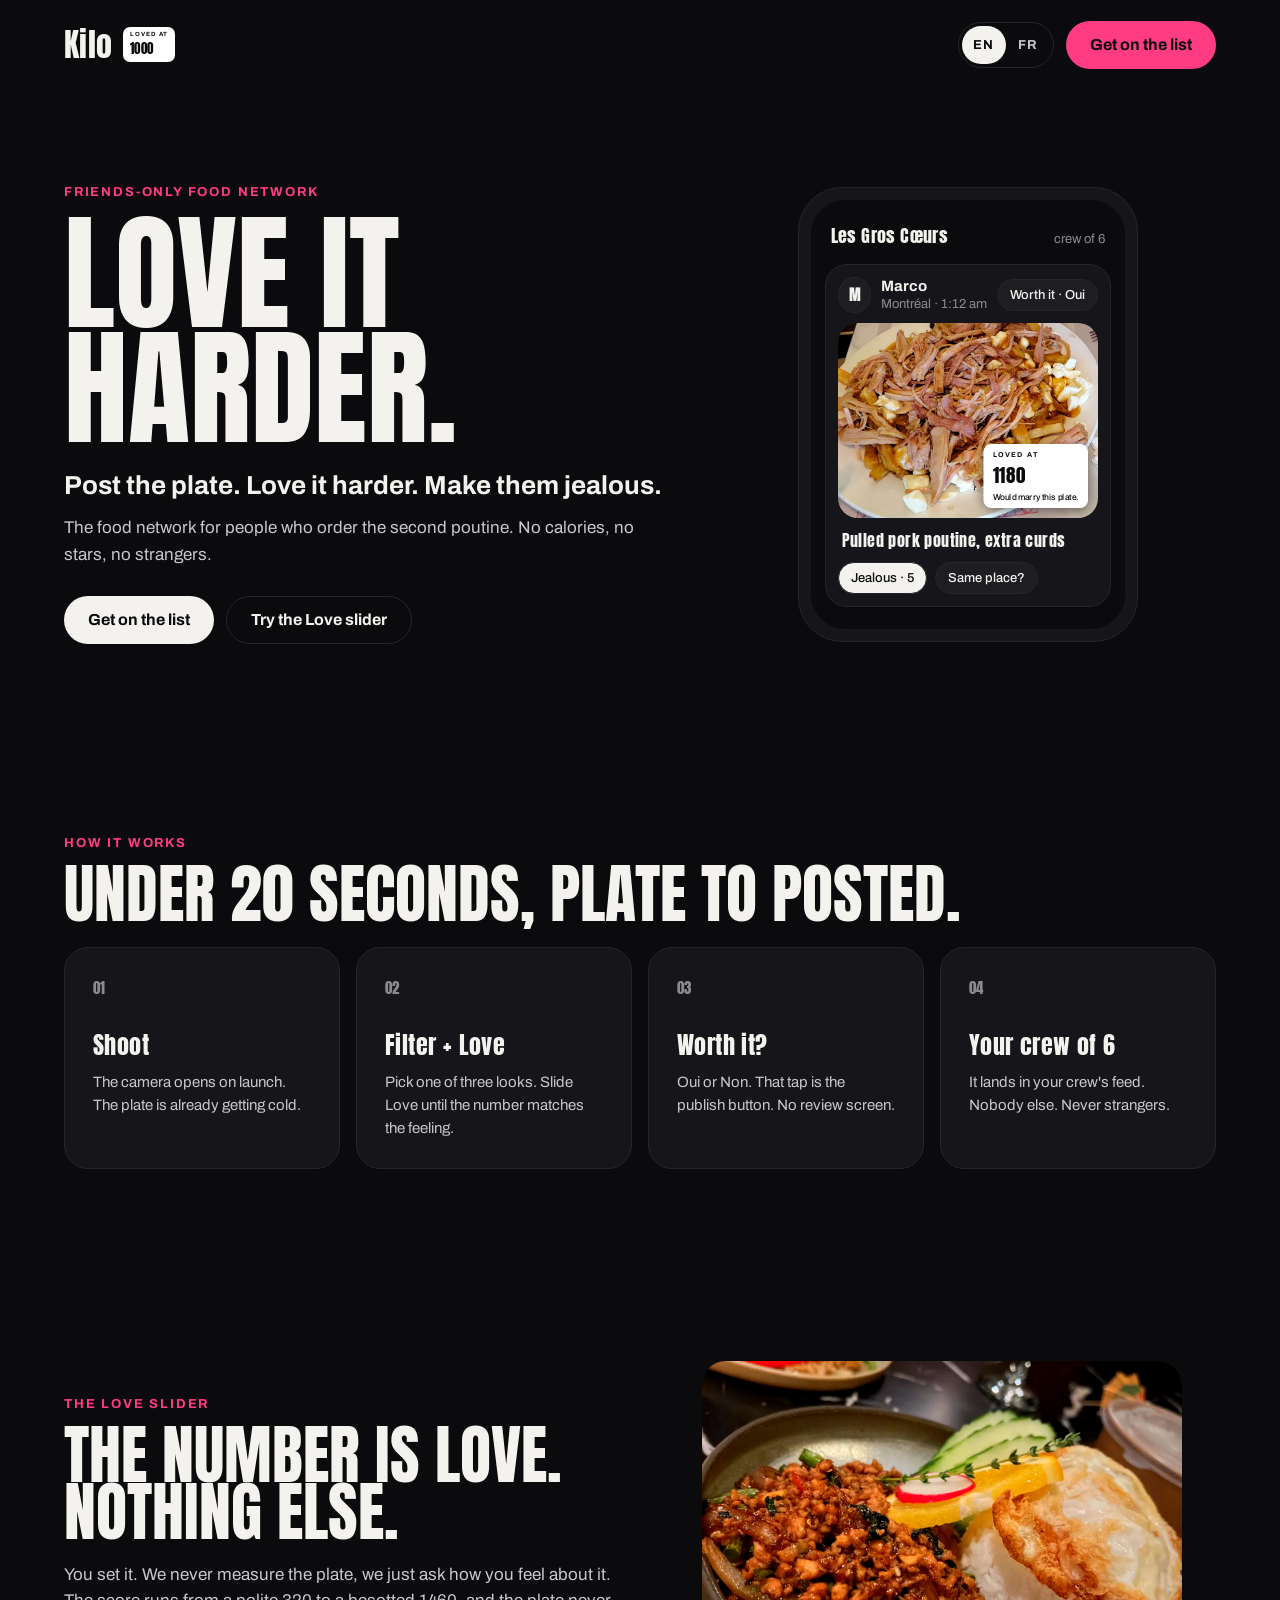
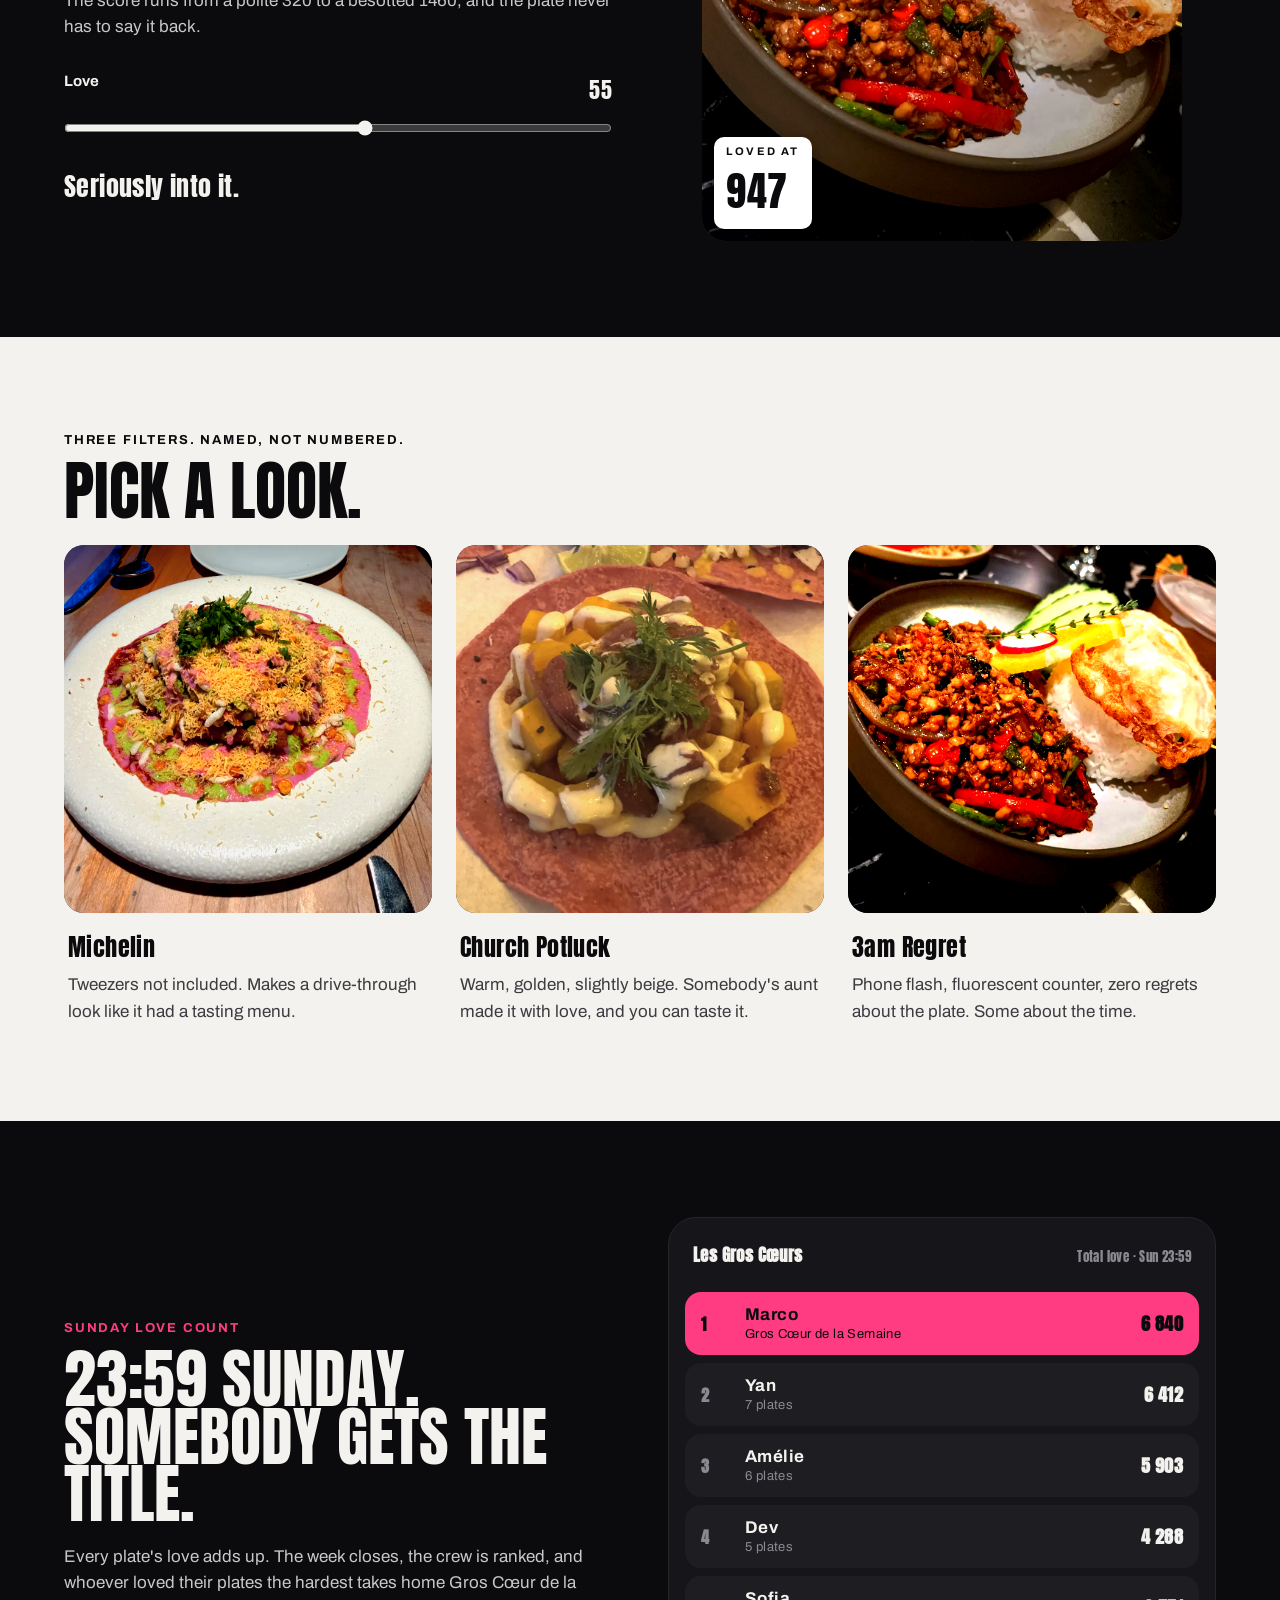
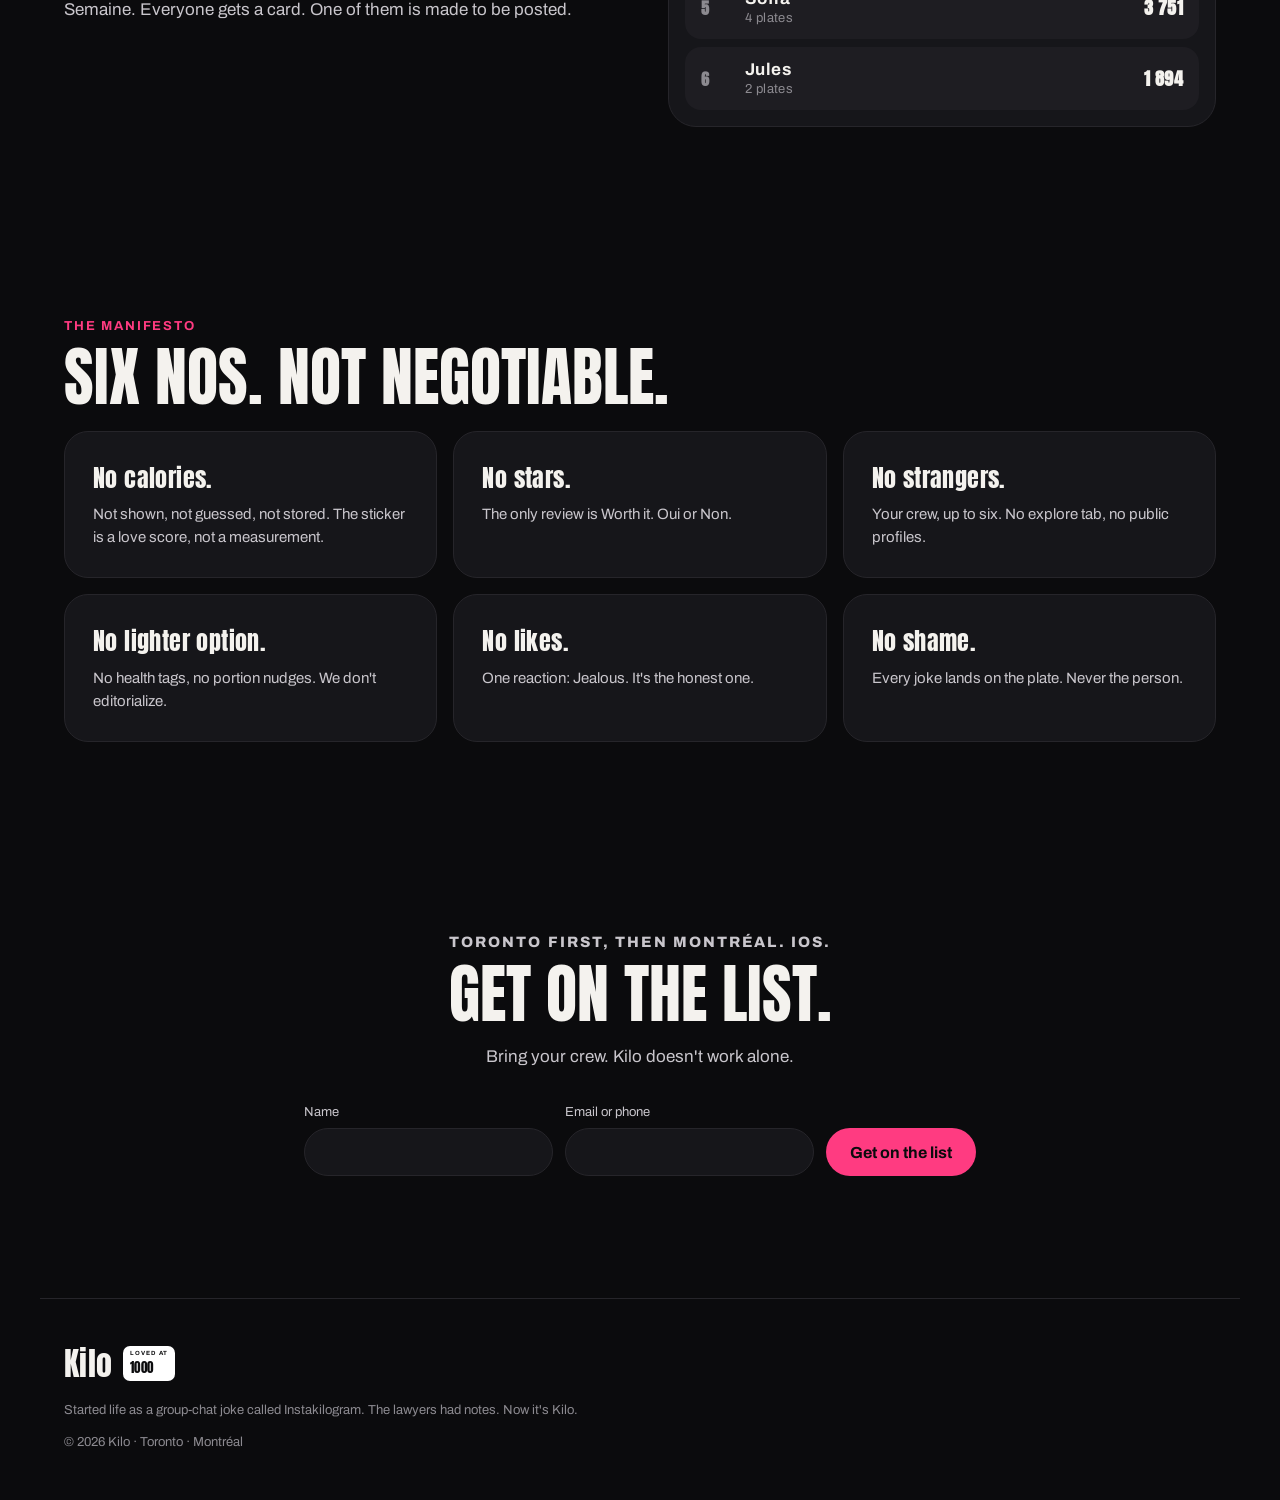
<file: index.html>
<!doctype html><html lang="en"><head><meta charset="utf-8"><meta name="viewport" content="width=device-width,initial-scale=1">
<title>Kilo — Love it harder.</title>
<link rel="canonical" href="https://ymatagne.github.io/kilo-landing/"><link rel="alternate" hreflang="en-CA" href="https://ymatagne.github.io/kilo-landing/"><link rel="alternate" hreflang="fr-CA" href="https://ymatagne.github.io/kilo-landing/fr/"><link rel="alternate" hreflang="x-default" href="https://ymatagne.github.io/kilo-landing/">
<meta property="og:type" content="website"><meta property="og:site_name" content="Kilo"><meta property="og:title" content="Kilo — Love it harder."><meta property="og:description" content="The friends-only food network. Post the plate. Love it harder. Make them jealous."><meta property="og:image" content="https://ymatagne.github.io/kilo-landing/og-v3.png"><meta property="og:image:width" content="1200"><meta property="og:image:height" content="630"><meta property="og:image:alt" content="Kilo: Love it harder. A pulled pork poutine with a sticker reading Loved at 1180."><meta property="og:url" content="https://ymatagne.github.io/kilo-landing/"><meta property="og:locale" content="en_CA"><meta property="og:locale:alternate" content="fr_CA"><meta name="twitter:card" content="summary_large_image"><meta name="twitter:image" content="https://ymatagne.github.io/kilo-landing/og-v3.png">
<link rel="icon" href="favicon.ico" sizes="any"><link rel="icon" type="image/png" sizes="32x32" href="favicon-32.png"><link rel="apple-touch-icon" href="apple-touch-icon.png"><meta name="theme-color" content="#0B0B0D"><meta name="description" content="Kilo is the friends-only food network. Post the plate. Love it harder. Make them jealous.">
<link rel="preconnect" href="https://fonts.googleapis.com"><link rel="preconnect" href="https://fonts.gstatic.com" crossorigin>
<link href="https://fonts.googleapis.com/css2?family=Anton&family=Archivo:wght@400;500;700&display=swap" rel="stylesheet">
<link rel="stylesheet" href="styles.css"></head><body>
<a class="skip" href="#main">Skip to content</a>
<header class="nav wrap"><a href="#" class="wordmark" aria-label="Kilo home">Kilo <span class="sticker sm" aria-hidden="true"><small>LOVED AT</small><b>1000</b></span></a>
<div class="nav-r"><nav class="lang" aria-label="Language"><a href="./" aria-current="page" hreflang="en">EN</a><a href="fr/" hreflang="fr" lang="fr">FR</a></nav><a href="#join" class="btn btn-accent">Get on the list</a></div></header>
<main id="main">
<section class="hero wrap">
 <div class="hero-copy"><p class="eyebrow">Friends-only food network</p><h1>Love it harder.</h1>
 <p class="lede">Post the plate. Love it harder. Make them jealous.</p>
 <p class="quiet">The food network for people who order the second poutine. No calories, no stars, no strangers.</p>
 <div class="row"><a href="#join" class="btn btn-ink">Get on the list</a><a href="#love" class="btn btn-ghost">Try the Love slider</a></div></div>
 <div class="phone" role="img" aria-label="Kilo feed card: Marco posted a pulled pork poutine in Montréal, loved at 1180, Worth it: Oui">
  <div class="phone-in"><div class="pbar"><span class="pt">Les Gros Cœurs</span><span class="meta">crew of 6</span></div>
   <article class="card"><div class="chead"><span class="av">M</span><div><b>Marco</b><span class="meta">Montréal · 1:12 am</span></div><span class="chip">Worth it · Oui</span></div>
   <div class="photo hero-shot"><picture><source srcset="hero-poutine.webp" type="image/webp"><img src="hero-poutine.jpg" width="800" height="600" alt="" style="filter:saturate(1.15) contrast(1.08)"></picture><span class="sticker on-photo"><small>LOVED AT</small><b>1180</b><em>Would marry this plate.</em></span></div>
   <p class="dish">Pulled pork poutine, extra curds</p><div class="acts"><span class="chip on">Jealous · 5</span><span class="chip">Same place?</span></div></article>
  </div></div>
</section>

<section class="how wrap" aria-labelledby="how-h"><p class="eyebrow">How it works</p><h2 id="how-h">Under 20 seconds, plate to posted.</h2>
<ol class="steps">
<li><span class="n">01</span><h3>Shoot</h3><p>The camera opens on launch. The plate is already getting cold.</p></li>
<li><span class="n">02</span><h3>Filter + Love</h3><p>Pick one of three looks. Slide Love until the number matches the feeling.</p></li>
<li><span class="n">03</span><h3>Worth it?</h3><p>Oui or Non. That tap is the publish button. No review screen.</p></li>
<li><span class="n">04</span><h3>Your crew of 6</h3><p>It lands in your crew's feed. Nobody else. Never strangers.</p></li>
</ol></section>

<section id="love" class="love wrap" aria-labelledby="love-h"><div class="love-copy"><p class="eyebrow">The Love slider</p><h2 id="love-h">The number is love. Nothing else.</h2>
<p class="quiet">You set it. We never measure the plate, we just ask how you feel about it. The score runs from a polite 320 to a besotted 1460, and the plate never has to say it back.</p>
<label for="loveIn" class="lbl">Love <output id="loveOut" for="loveIn">55</output></label>
<input id="loveIn" type="range" min="0" max="100" value="55" aria-describedby="verdict">
<p id="verdict" class="verdict" aria-live="polite">Seriously into it.</p></div>
<div class="photo big"><picture><source srcset="heft-plate.webp" type="image/webp"><img id="loveImg" src="heft-plate.jpg" width="1200" height="1200" loading="lazy" decoding="async" alt="Thai basil stir-fry with rice and a fried egg"></picture><span class="sticker on-photo lg"><small>LOVED AT</small><b id="score">947</b></span></div>
</section>

<section class="filters" aria-labelledby="f-h"><div class="wrap"><p class="eyebrow dark">Three filters. Named, not numbered.</p><h2 id="f-h">Pick a look.</h2>
<div class="fgrid">
<figure><div class="photo"><picture><source srcset="filter-michelin.webp" type="image/webp"><img src="filter-michelin.jpg" width="1000" height="1000" loading="lazy" decoding="async" alt="Papdi chaat piled with sev, green chutney and herbs on a wide white plate, in the Michelin filter" style="filter:saturate(1.1) contrast(1.35) brightness(.95) hue-rotate(-8deg)"></picture></div><figcaption><h3>Michelin</h3><p>Tweezers not included. Makes a drive-through look like it had a tasting menu.</p></figcaption></figure>
<figure><div class="photo"><picture><source srcset="filter-potluck.webp" type="image/webp"><img src="filter-potluck.jpg" width="1000" height="1000" loading="lazy" decoding="async" alt="Beet tortilla taco with roasted squash, crema and herbs, in the Church Potluck filter" style="filter:sepia(.45) saturate(1.4) brightness(1.08) contrast(.95)"></picture></div><figcaption><h3>Church Potluck</h3><p>Warm, golden, slightly beige. Somebody's aunt made it with love, and you can taste it.</p></figcaption></figure>
<figure><div class="photo"><picture><source srcset="filter-3am.webp" type="image/webp"><img src="filter-3am.jpg" width="1000" height="1000" loading="lazy" decoding="async" alt="Thai basil stir-fry with rice and a fried egg, in the 3am Regret filter" style="filter:brightness(1.2) contrast(1.6) saturate(1.5)"></picture></div><figcaption><h3>3am Regret</h3><p>Phone flash, fluorescent counter, zero regrets about the plate. Some about the time.</p></figcaption></figure>
</div></div></section>

<section class="lovecount wrap" aria-labelledby="w-h"><div><p class="eyebrow">Sunday love count</p><h2 id="w-h">23:59 Sunday. Somebody gets the title.</h2>
<p class="quiet">Every plate's love adds up. The week closes, the crew is ranked, and whoever loved their plates the hardest takes home Gros Cœur de la Semaine. Everyone gets a card. One of them is made to be posted.</p></div>
<div class="board" role="table" aria-label="Sample crew love count"><div class="bhead"><b>Les Gros Cœurs</b><span class="meta">Total love · Sun 23:59</span></div>
<div class="brow champ" role="row"><span>1</span><span><b>Marco</b><small>Gros Cœur de la Semaine</small></span><span>6 840</span></div>
<div class="brow" role="row"><span>2</span><span><b>Yan</b><small>7 plates</small></span><span>6 412</span></div>
<div class="brow" role="row"><span>3</span><span><b>Amélie</b><small>6 plates</small></span><span>5 903</span></div>
<div class="brow" role="row"><span>4</span><span><b>Dev</b><small>5 plates</small></span><span>4 288</span></div>
<div class="brow" role="row"><span>5</span><span><b>Sofia</b><small>4 plates</small></span><span>3 751</span></div>
<div class="brow" role="row"><span>6</span><span><b>Jules</b><small>2 plates</small></span><span>1 894</span></div></div></section>

<section class="mani wrap" aria-labelledby="m-h"><p class="eyebrow">The manifesto</p><h2 id="m-h">Six nos. Not negotiable.</h2>
<ol class="pgrid">
<li><h3>No calories.</h3><p>Not shown, not guessed, not stored. The sticker is a love score, not a measurement.</p></li>
<li><h3>No stars.</h3><p>The only review is Worth it. Oui or Non.</p></li>
<li><h3>No strangers.</h3><p>Your crew, up to six. No explore tab, no public profiles.</p></li>
<li><h3>No lighter option.</h3><p>No health tags, no portion nudges. We don't editorialize.</p></li>
<li><h3>No likes.</h3><p>One reaction: Jealous. It's the honest one.</p></li>
<li><h3>No shame.</h3><p>Every joke lands on the plate. Never the person.</p></li>
</ol></section>

<section id="join" class="join wrap" aria-labelledby="j-h"><p class="launch">Toronto first, then Montréal. iOS.</p><h2 id="j-h">Get on the list.</h2>
<p class="quiet">Bring your crew. Kilo doesn't work alone.</p>
<form id="wl" class="form" novalidate><div class="f"><label for="nm">Name</label><input id="nm" name="name" autocomplete="given-name" required></div>
<div class="f"><label for="ct">Email or phone</label><input id="ct" name="contact" autocomplete="email" required></div>
<button class="btn btn-accent" type="submit">Get on the list</button><p id="err" class="err" role="alert"></p></form>
<div id="thanks" class="thanks" hidden tabindex="-1"><span class="sticker"><small>LOVED AT</small><b>1000</b></span><h3>You're on the list.</h3><p class="quiet">We'll text when Kilo lands in your city. Start warming up the crew.</p></div>
</section></main>
<footer class="foot wrap"><a href="#" class="wordmark" aria-label="Kilo home">Kilo <span class="sticker sm" aria-hidden="true"><small>LOVED AT</small><b>1000</b></span></a>
<p class="meta">Started life as a group-chat joke called Instakilogram. The lawyers had notes. Now it's Kilo.</p><p class="meta">© 2026 Kilo · Toronto · Montréal</p></footer>
<script src="app.js"></script></body></html>
</file>
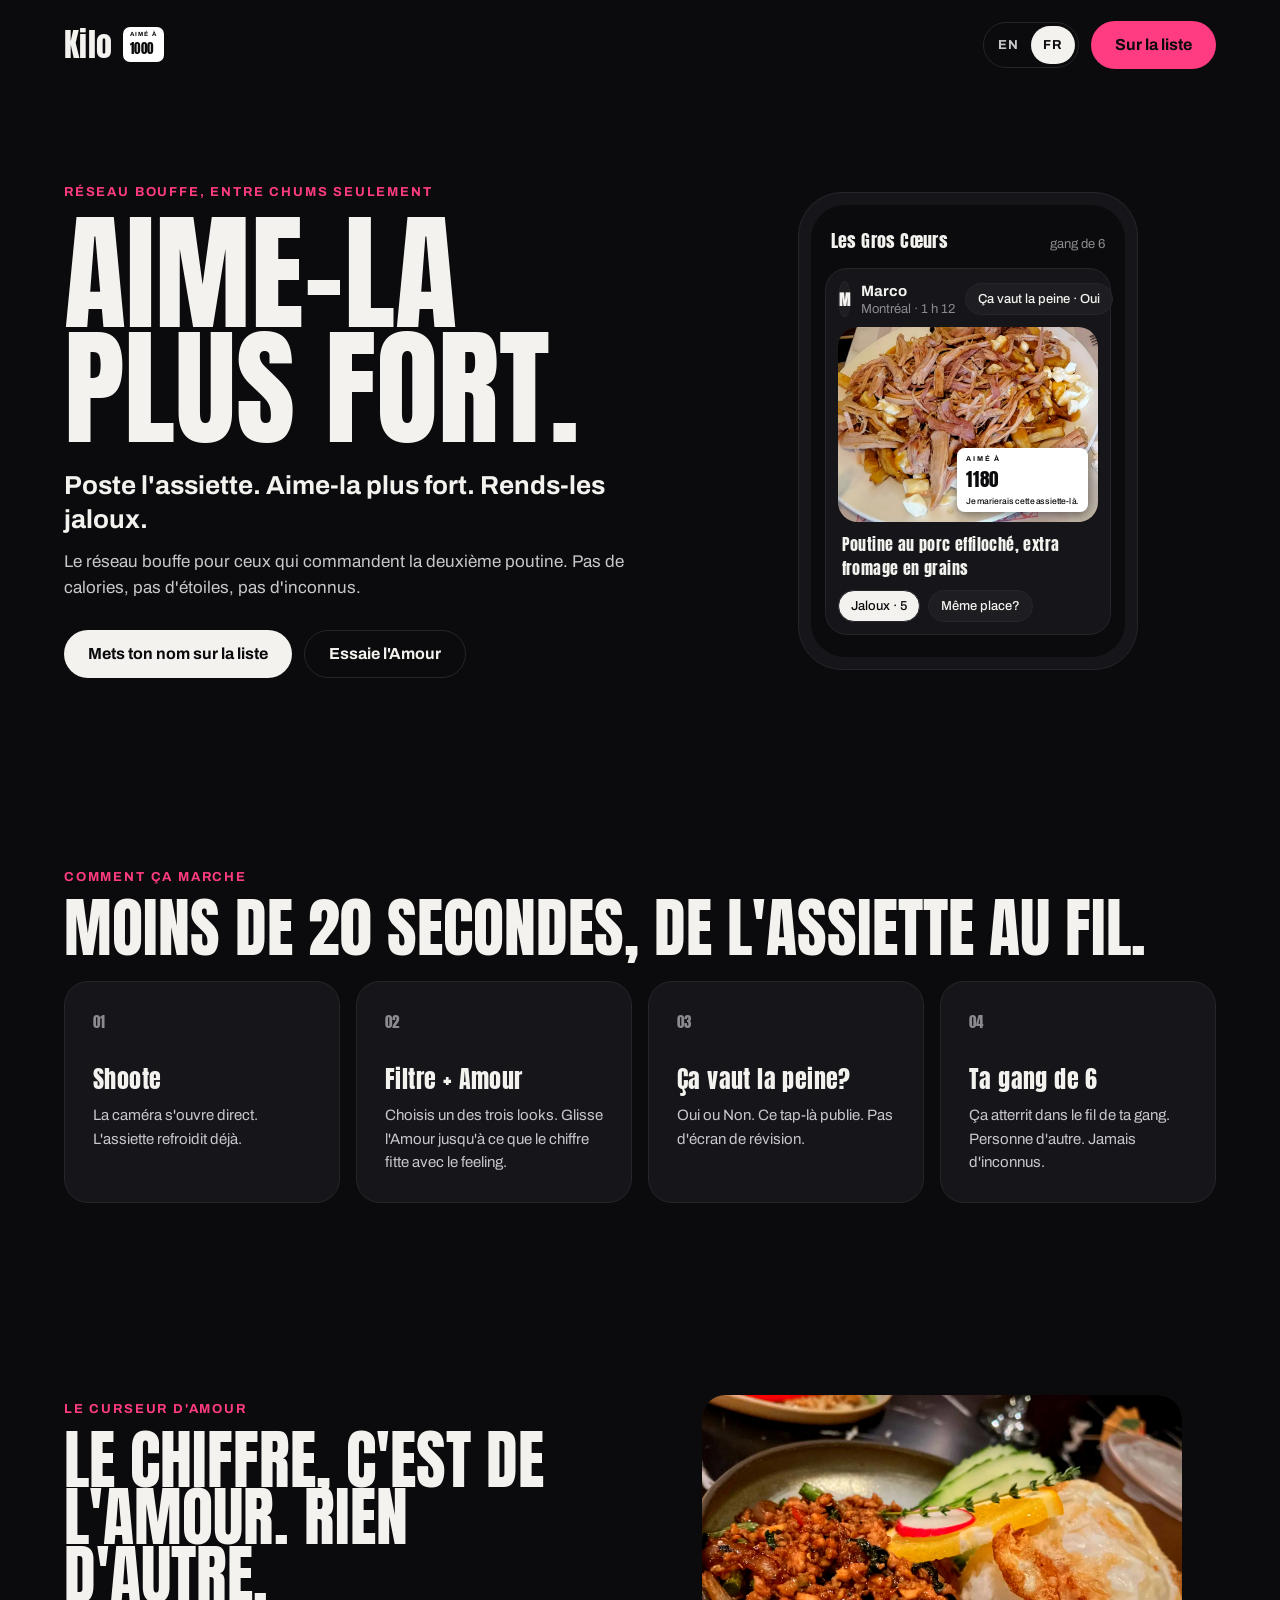
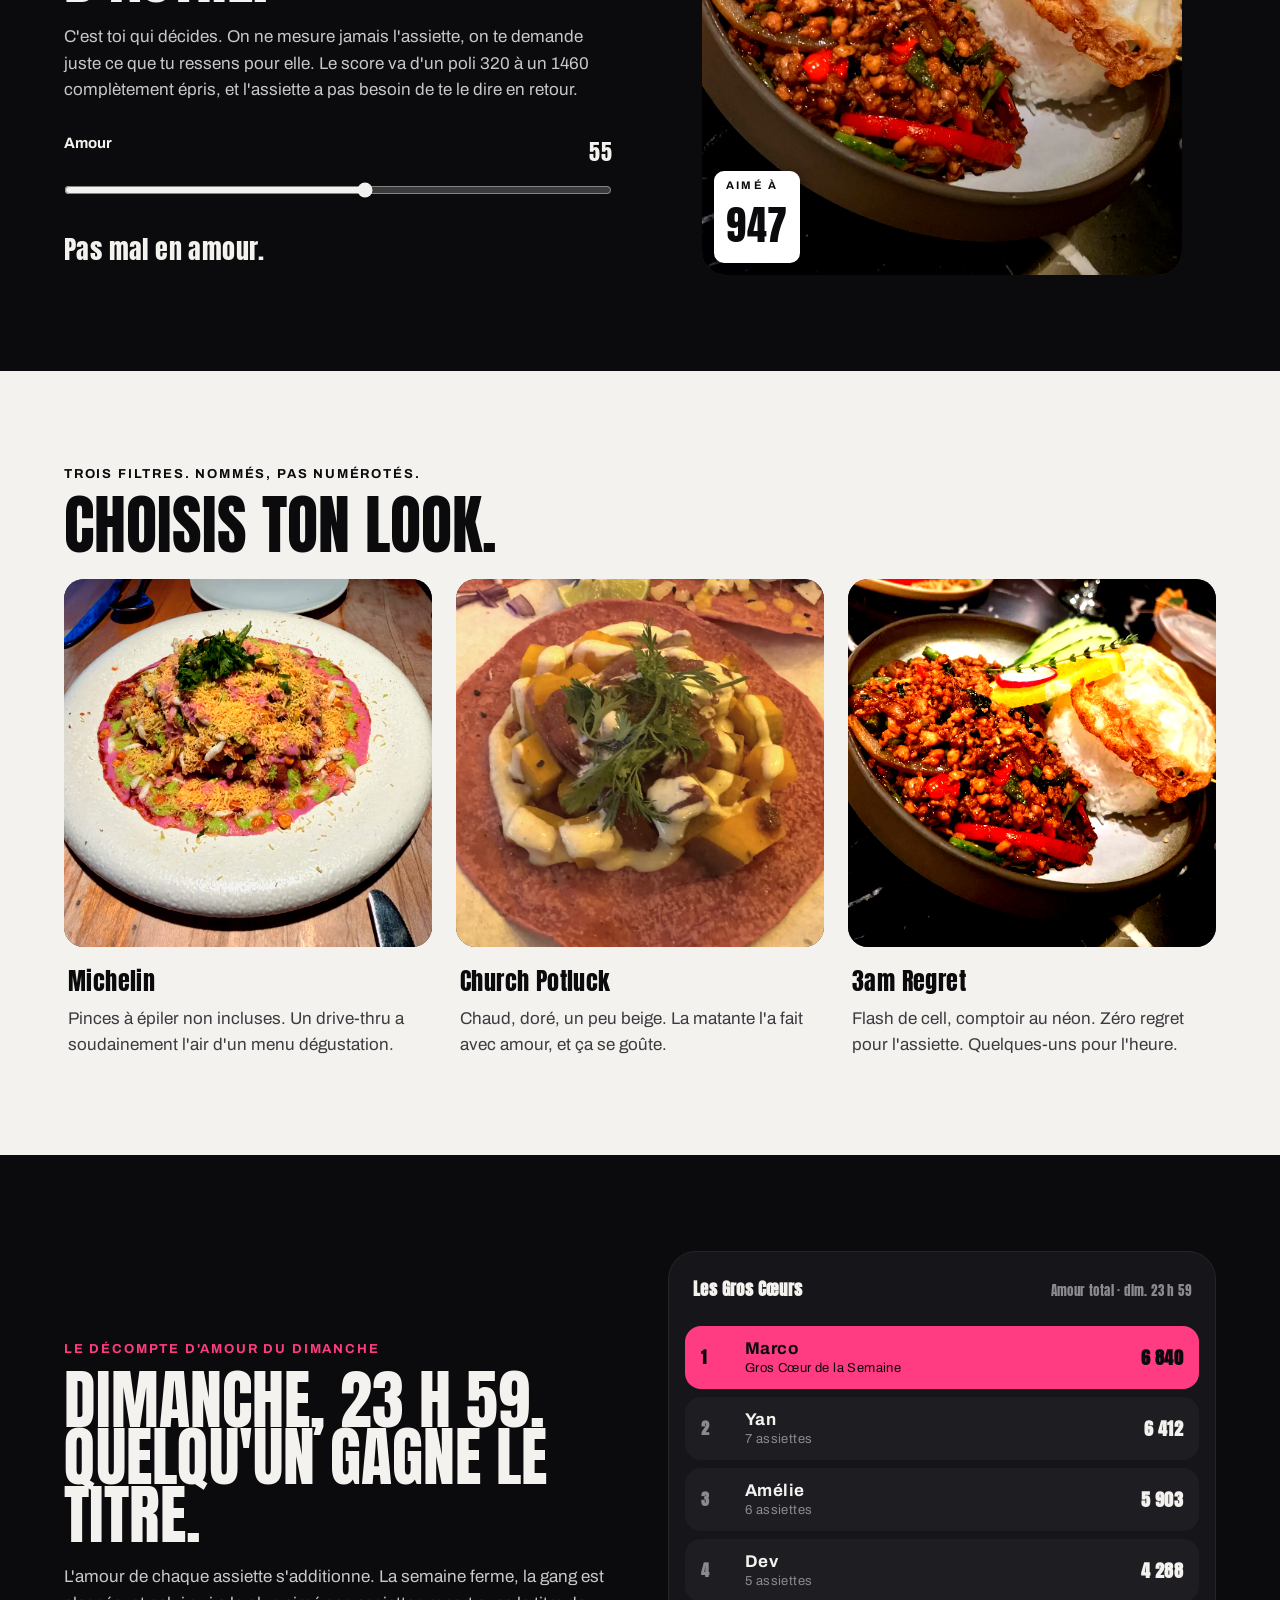
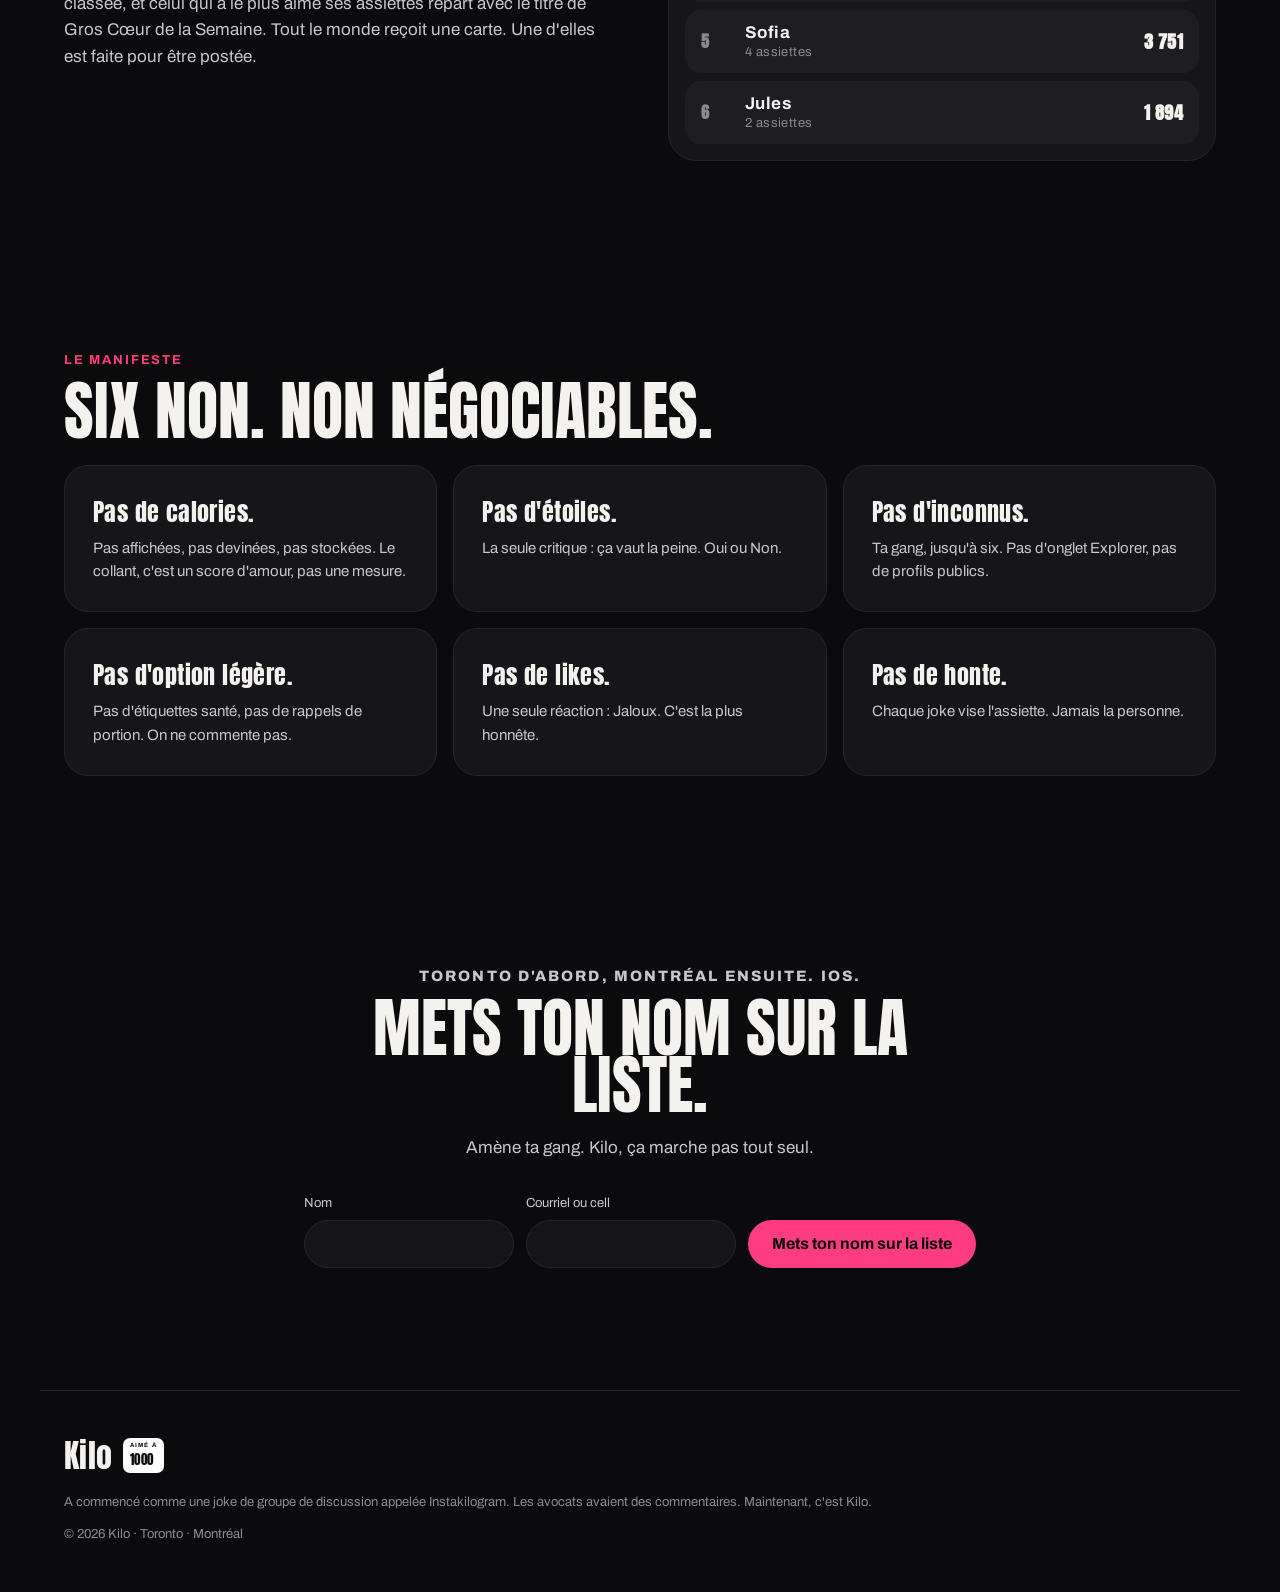
<file: fr/index.html>
<!doctype html><html lang="fr-CA"><head><meta charset="utf-8"><meta name="viewport" content="width=device-width,initial-scale=1">
<title>Kilo — Aime-la plus fort.</title>
<link rel="canonical" href="https://ymatagne.github.io/kilo-landing/fr/"><link rel="alternate" hreflang="en-CA" href="https://ymatagne.github.io/kilo-landing/"><link rel="alternate" hreflang="fr-CA" href="https://ymatagne.github.io/kilo-landing/fr/"><link rel="alternate" hreflang="x-default" href="https://ymatagne.github.io/kilo-landing/">
<meta property="og:type" content="website"><meta property="og:site_name" content="Kilo"><meta property="og:title" content="Kilo — Aime-la plus fort."><meta property="og:description" content="Le réseau bouffe entre chums seulement. Poste ton assiette. Aime-la plus fort. Rends-les jaloux."><meta property="og:image" content="https://ymatagne.github.io/kilo-landing/og-fr-v3.png"><meta property="og:image:width" content="1200"><meta property="og:image:height" content="630"><meta property="og:image:alt" content="Kilo : Aime-la plus fort. Une poutine au porc effiloché avec un collant qui dit Aimé à 1180."><meta property="og:url" content="https://ymatagne.github.io/kilo-landing/fr/"><meta property="og:locale" content="fr_CA"><meta property="og:locale:alternate" content="en_CA"><meta name="twitter:card" content="summary_large_image"><meta name="twitter:image" content="https://ymatagne.github.io/kilo-landing/og-fr-v3.png">
<link rel="icon" href="../favicon.ico" sizes="any"><link rel="icon" type="image/png" sizes="32x32" href="../favicon-32.png"><link rel="apple-touch-icon" href="../apple-touch-icon.png"><meta name="theme-color" content="#0B0B0D"><meta name="description" content="Kilo, le réseau bouffe entre chums seulement. Poste ton assiette. Aime-la plus fort. Rends-les jaloux.">
<link rel="preconnect" href="https://fonts.googleapis.com"><link rel="preconnect" href="https://fonts.gstatic.com" crossorigin>
<link href="https://fonts.googleapis.com/css2?family=Anton&family=Archivo:wght@400;500;700&display=swap" rel="stylesheet">
<link rel="stylesheet" href="../styles.css"></head><body>
<a class="skip" href="#main">Passer au contenu</a>
<header class="nav wrap"><a href="#" class="wordmark" aria-label="Accueil Kilo">Kilo <span class="sticker sm" aria-hidden="true"><small>AIMÉ À</small><b>1000</b></span></a>
<div class="nav-r"><nav class="lang" aria-label="Langue"><a href="../" hreflang="en" lang="en">EN</a><a href="./" aria-current="page" hreflang="fr">FR</a></nav><a href="#join" class="btn btn-accent">Sur la liste</a></div></header>
<main id="main">
<section class="hero wrap">
 <div class="hero-copy"><p class="eyebrow">Réseau bouffe, entre chums seulement</p><h1>Aime-la plus&nbsp;fort.</h1>
 <p class="lede">Poste l'assiette. Aime-la plus fort. Rends-les jaloux.</p>
 <p class="quiet">Le réseau bouffe pour ceux qui commandent la deuxième poutine. Pas de calories, pas d'étoiles, pas d'inconnus.</p>
 <div class="row"><a href="#join" class="btn btn-ink">Mets ton nom sur la liste</a><a href="#love" class="btn btn-ghost">Essaie l'Amour</a></div></div>
 <div class="phone" role="img" aria-label="Carte du fil Kilo : Marco a posté une poutine au porc effiloché à Montréal, aimée à 1180, Ça vaut la peine : Oui">
  <div class="phone-in"><div class="pbar"><span class="pt">Les Gros Cœurs</span><span class="meta">gang de 6</span></div>
   <article class="card"><div class="chead"><span class="av">M</span><div><b>Marco</b><span class="meta">Montréal · 1 h 12</span></div><span class="chip">Ça vaut la peine · Oui</span></div>
   <div class="photo hero-shot"><picture><source srcset="../hero-poutine.webp" type="image/webp"><img src="../hero-poutine.jpg" width="800" height="600" alt="" style="filter:saturate(1.15) contrast(1.08)"></picture><span class="sticker on-photo"><small>AIMÉ À</small><b>1180</b><em>Je marierais cette assiette-là.</em></span></div>
   <p class="dish">Poutine au porc effiloché, extra fromage en grains</p><div class="acts"><span class="chip on">Jaloux · 5</span><span class="chip">Même place?</span></div></article>
  </div></div>
</section>

<section class="how wrap" aria-labelledby="how-h"><p class="eyebrow">Comment ça marche</p><h2 id="how-h">Moins de 20 secondes, de l'assiette au fil.</h2>
<ol class="steps">
<li><span class="n">01</span><h3>Shoote</h3><p>La caméra s'ouvre direct. L'assiette refroidit déjà.</p></li>
<li><span class="n">02</span><h3>Filtre + Amour</h3><p>Choisis un des trois looks. Glisse l'Amour jusqu'à ce que le chiffre fitte avec le feeling.</p></li>
<li><span class="n">03</span><h3>Ça vaut la peine?</h3><p>Oui ou Non. Ce tap-là publie. Pas d'écran de révision.</p></li>
<li><span class="n">04</span><h3>Ta gang de 6</h3><p>Ça atterrit dans le fil de ta gang. Personne d'autre. Jamais d'inconnus.</p></li>
</ol></section>

<section id="love" class="love wrap" aria-labelledby="love-h"><div class="love-copy"><p class="eyebrow">Le curseur d'Amour</p><h2 id="love-h">Le chiffre, c'est de l'amour. Rien d'autre.</h2>
<p class="quiet">C'est toi qui décides. On ne mesure jamais l'assiette, on te demande juste ce que tu ressens pour elle. Le score va d'un poli 320 à un 1460 complètement épris, et l'assiette a pas besoin de te le dire en retour.</p>
<label for="loveIn" class="lbl">Amour <output id="loveOut" for="loveIn">55</output></label>
<input id="loveIn" type="range" min="0" max="100" value="55" aria-describedby="verdict">
<p id="verdict" class="verdict" aria-live="polite">Pas mal en amour.</p></div>
<div class="photo big"><picture><source srcset="../heft-plate.webp" type="image/webp"><img id="loveImg" src="../heft-plate.jpg" width="1200" height="1200" loading="lazy" decoding="async" alt="Sauté thaï au basilic avec riz et œuf frit"></picture><span class="sticker on-photo lg"><small>AIMÉ À</small><b id="score">947</b></span></div>
</section>

<section class="filters" aria-labelledby="f-h"><div class="wrap"><p class="eyebrow dark">Trois filtres. Nommés, pas numérotés.</p><h2 id="f-h">Choisis ton look.</h2>
<div class="fgrid">
<figure><div class="photo"><picture><source srcset="../filter-michelin.webp" type="image/webp"><img src="../filter-michelin.jpg" width="1000" height="1000" loading="lazy" decoding="async" alt="Papdi chaat garni de sev, chutney vert et fines herbes sur une grande assiette blanche, filtre Michelin" style="filter:saturate(1.1) contrast(1.35) brightness(.95) hue-rotate(-8deg)"></picture></div><figcaption><h3>Michelin</h3><p>Pinces à épiler non incluses. Un drive-thru a soudainement l'air d'un menu dégustation.</p></figcaption></figure>
<figure><div class="photo"><picture><source srcset="../filter-potluck.webp" type="image/webp"><img src="../filter-potluck.jpg" width="1000" height="1000" loading="lazy" decoding="async" alt="Taco sur tortilla à la betterave, courge rôtie, crème et fines herbes, filtre Church Potluck" style="filter:sepia(.45) saturate(1.4) brightness(1.08) contrast(.95)"></picture></div><figcaption><h3>Church Potluck</h3><p>Chaud, doré, un peu beige. La matante l'a fait avec amour, et ça se goûte.</p></figcaption></figure>
<figure><div class="photo"><picture><source srcset="../filter-3am.webp" type="image/webp"><img src="../filter-3am.jpg" width="1000" height="1000" loading="lazy" decoding="async" alt="Sauté thaï au basilic avec riz et œuf frit, filtre 3am Regret" style="filter:brightness(1.2) contrast(1.6) saturate(1.5)"></picture></div><figcaption><h3>3am Regret</h3><p>Flash de cell, comptoir au néon. Zéro regret pour l'assiette. Quelques-uns pour l'heure.</p></figcaption></figure>
</div></div></section>

<section class="lovecount wrap" aria-labelledby="w-h"><div><p class="eyebrow">Le décompte d'amour du dimanche</p><h2 id="w-h">Dimanche, 23 h 59. Quelqu'un gagne le titre.</h2>
<p class="quiet">L'amour de chaque assiette s'additionne. La semaine ferme, la gang est classée, et celui qui a le plus aimé ses assiettes repart avec le titre de Gros Cœur de la Semaine. Tout le monde reçoit une carte. Une d'elles est faite pour être postée.</p></div>
<div class="board" role="table" aria-label="Exemple de décompte d'amour d'une gang"><div class="bhead"><b>Les Gros Cœurs</b><span class="meta">Amour total · dim. 23 h 59</span></div>
<div class="brow champ" role="row"><span>1</span><span><b>Marco</b><small>Gros Cœur de la Semaine</small></span><span>6 840</span></div>
<div class="brow" role="row"><span>2</span><span><b>Yan</b><small>7 assiettes</small></span><span>6 412</span></div>
<div class="brow" role="row"><span>3</span><span><b>Amélie</b><small>6 assiettes</small></span><span>5 903</span></div>
<div class="brow" role="row"><span>4</span><span><b>Dev</b><small>5 assiettes</small></span><span>4 288</span></div>
<div class="brow" role="row"><span>5</span><span><b>Sofia</b><small>4 assiettes</small></span><span>3 751</span></div>
<div class="brow" role="row"><span>6</span><span><b>Jules</b><small>2 assiettes</small></span><span>1 894</span></div></div></section>

<section class="mani wrap" aria-labelledby="m-h"><p class="eyebrow">Le manifeste</p><h2 id="m-h">Six non. Non négociables.</h2>
<ol class="pgrid">
<li><h3>Pas de calories.</h3><p>Pas affichées, pas devinées, pas stockées. Le collant, c'est un score d'amour, pas une mesure.</p></li>
<li><h3>Pas d'étoiles.</h3><p>La seule critique : ça vaut la peine. Oui ou Non.</p></li>
<li><h3>Pas d'inconnus.</h3><p>Ta gang, jusqu'à six. Pas d'onglet Explorer, pas de profils publics.</p></li>
<li><h3>Pas d'option légère.</h3><p>Pas d'étiquettes santé, pas de rappels de portion. On ne commente pas.</p></li>
<li><h3>Pas de likes.</h3><p>Une seule réaction : Jaloux. C'est la plus honnête.</p></li>
<li><h3>Pas de honte.</h3><p>Chaque joke vise l'assiette. Jamais la personne.</p></li>
</ol></section>

<section id="join" class="join wrap" aria-labelledby="j-h"><p class="launch">Toronto d'abord, Montréal ensuite. iOS.</p><h2 id="j-h">Mets ton nom sur la liste.</h2>
<p class="quiet">Amène ta gang. Kilo, ça marche pas tout seul.</p>
<form id="wl" class="form" novalidate><div class="f"><label for="nm">Nom</label><input id="nm" name="name" autocomplete="given-name" required></div>
<div class="f"><label for="ct">Courriel ou cell</label><input id="ct" name="contact" autocomplete="email" required></div>
<button class="btn btn-accent" type="submit">Mets ton nom sur la liste</button><p id="err" class="err" role="alert"></p></form>
<div id="thanks" class="thanks" hidden tabindex="-1"><span class="sticker"><small>AIMÉ À</small><b>1000</b></span><h3>T'es sur la liste.</h3><p class="quiet">On t'écrit quand Kilo arrive dans ta ville. Commence à réchauffer la gang.</p></div>
</section></main>
<footer class="foot wrap"><a href="#" class="wordmark" aria-label="Accueil Kilo">Kilo <span class="sticker sm" aria-hidden="true"><small>AIMÉ À</small><b>1000</b></span></a>
<p class="meta">A commencé comme une joke de groupe de discussion appelée Instakilogram. Les avocats avaient des commentaires. Maintenant, c'est Kilo.</p><p class="meta">© 2026 Kilo · Toronto · Montréal</p></footer>
<script src="../app.js"></script></body></html>
</file>
<file: styles.css>
:root{--g:#0B0B0D;--s:#16161A;--b:#26252A;--s2:#1E1D22;--ink:#F4F2EE;--q:#C9C6CC;--m:#8C8A90;--a:#FF3B81}
*{box-sizing:border-box;margin:0}html{scroll-behavior:smooth}
body{background:var(--g);color:var(--ink);font:400 17px/1.55 'Archivo',system-ui,sans-serif}
.wrap{max-width:1200px;margin:0 auto;padding:0 24px}
h1,h2{font-family:'Anton',sans-serif;font-weight:800;line-height:.95}
h1{font-size:clamp(56px,9vw,120px);letter-spacing:-3px}h2{font-size:clamp(36px,5vw,64px);letter-spacing:-2px;margin-bottom:20px}
h3{font-family:'Anton',sans-serif;font-weight:700;font-size:22px;margin-bottom:6px}
.eyebrow{color:var(--a);font:700 13px 'Archivo';letter-spacing:.14em;text-transform:uppercase;margin-bottom:16px}
.eyebrow.dark{color:#0B0B0D}
.quiet{color:var(--q)}.meta{color:var(--m);font-size:13px}
.skip{position:absolute;left:-999px}.skip:focus{left:16px;top:16px;background:var(--ink);color:var(--g);padding:10px;z-index:9}
a{color:inherit}:focus-visible{outline:3px solid var(--ink);outline-offset:3px}
.btn{display:inline-flex;align-items:center;min-height:48px;padding:0 24px;border-radius:999px;font:700 16px 'Archivo';text-decoration:none;border:0;cursor:pointer}
.btn-accent{background:var(--a);color:#0B0B0D}.btn-ink{background:var(--ink);color:var(--g)}.btn-ghost{border:1px solid var(--b);color:var(--ink);background:transparent}
.row{display:flex;gap:12px;flex-wrap:wrap;margin-top:28px}
.nav{display:flex;justify-content:space-between;align-items:center;padding-top:20px;padding-bottom:20px}
.wordmark{display:flex;align-items:center;gap:10px;font:800 30px 'Anton';letter-spacing:-1px;text-decoration:none;min-height:44px}
.sticker{display:inline-flex;flex-direction:column;background:#fff;color:#0B0B0D;border-radius:10px;padding:8px 12px;line-height:1}
.sticker small{font:700 9px 'Archivo';letter-spacing:.2em}.sticker b{font:800 24px 'Anton';letter-spacing:-.5px;margin-top:4px}.sticker em{font:500 11px 'Archivo';font-style:normal;margin-top:4px}
.sticker.sm{padding:4px 7px;border-radius:7px}.sticker.sm small{font-size:6px}.sticker.sm b{font-size:13px;margin-top:2px}
.sticker.on-photo{position:absolute;left:12px;bottom:12px;box-shadow:0 4px 14px rgba(0,0,0,.45)}
.sticker.lg b{font-size:40px}.sticker.lg small{font-size:11px}
.hero{display:grid;grid-template-columns:1.1fr .9fr;gap:48px;align-items:center;padding-top:56px;padding-bottom:96px}
.lede{font:700 clamp(20px,2.2vw,26px)/1.3 'Archivo';margin:24px 0 12px}
.phone{justify-self:center;width:340px;border:1px solid var(--b);border-radius:44px;padding:12px;background:var(--s)}
.phone-in{background:var(--g);border-radius:34px;padding:18px 14px 22px}
.pbar{display:flex;justify-content:space-between;align-items:baseline;padding:4px 6px 14px}.pt{font:700 18px 'Anton'}
.card{background:var(--s);border:1px solid var(--b);border-radius:22px;padding:12px}
.chead{display:flex;align-items:center;gap:10px;margin-bottom:10px}.chead div{display:flex;flex-direction:column;flex:1;line-height:1.25;font-size:15px}
.av{width:36px;height:36px;border-radius:50%;background:var(--s2);border:1px solid var(--b);display:grid;place-items:center;font:700 15px 'Anton'}
.chip{display:inline-flex;align-items:center;min-height:32px;padding:0 12px;border-radius:999px;background:var(--s2);border:1px solid var(--b);font:500 13px 'Archivo';white-space:nowrap}
.chip.on{background:var(--ink);color:var(--g)}
.photo{position:relative;border-radius:20px;overflow:hidden;aspect-ratio:4/5;background:#3a2a22}.photo img{width:100%;height:100%;object-fit:cover;display:block}
.dish{font:700 16px 'Anton';margin:10px 4px}.acts{display:flex;gap:8px}
section{padding-top:96px;padding-bottom:96px}
.steps{list-style:none;padding:0;display:grid;grid-template-columns:repeat(4,1fr);gap:16px;margin-top:24px}
.steps li,.pgrid li{background:var(--s);border:1px solid var(--b);border-radius:24px;padding:28px}
.n{font:800 15px 'Anton';color:var(--m);display:block;margin-bottom:28px}.steps p,.pgrid p{color:var(--q);font-size:15px}
.love{display:grid;grid-template-columns:1fr 1fr;gap:56px;align-items:center}
.love .photo.big{max-width:480px;width:100%;justify-self:center}
.lbl{display:flex;justify-content:space-between;font:700 15px 'Archivo';margin-top:32px}
output{font:800 22px 'Anton'}
input[type=range]{width:100%;height:44px;accent-color:var(--ink);cursor:pointer}
.verdict{font:700 24px 'Anton';margin-top:8px}
.filters{background:#F4F2EE;color:#0B0B0D}.filters p{color:#3d3b40}
.fgrid{display:grid;grid-template-columns:repeat(3,1fr);gap:24px;margin-top:24px}
.fgrid figcaption{padding:16px 4px 0}.fgrid .photo{aspect-ratio:1}
.lovecount{display:grid;grid-template-columns:1fr 1fr;gap:56px;align-items:center}
.board{background:var(--s);border:1px solid var(--b);border-radius:28px;padding:16px}
.bhead{display:flex;justify-content:space-between;align-items:baseline;padding:8px 8px 16px;font-family:'Anton'}
.brow{display:grid;grid-template-columns:32px 1fr auto;align-items:center;gap:12px;background:var(--s2);border-radius:16px;padding:12px 16px;margin-top:8px;font-variant-numeric:tabular-nums}
.brow span:first-child{font:800 16px 'Anton';color:var(--m)}.brow span:nth-child(2){display:flex;flex-direction:column;line-height:1.3}
.brow small{color:var(--m);font-size:13px}.brow span:last-child{font:800 18px 'Anton'}
.brow.champ{background:var(--a);color:#0B0B0D}.brow.champ small,.brow.champ span:first-child{color:#0B0B0D}
.pgrid{list-style:none;padding:0;display:grid;grid-template-columns:repeat(3,1fr);gap:16px;margin-top:24px}
.join{text-align:center;max-width:720px}.launch{font:800 15px 'Archivo';letter-spacing:.14em;text-transform:uppercase;color:var(--q);margin-bottom:16px}
.form{display:grid;grid-template-columns:1fr 1fr auto;gap:12px;margin-top:32px;text-align:left;align-items:end}
.f label{display:block;font-size:13px;color:var(--q);margin-bottom:6px}
.f input{width:100%;min-height:48px;border-radius:999px;border:1px solid var(--b);background:var(--s);color:var(--ink);padding:0 20px;font:16px 'Archivo'}
.err{grid-column:1/-1;color:var(--q);font-size:14px;min-height:1em}
.thanks{margin-top:32px;background:var(--s);border:1px solid var(--b);border-radius:28px;padding:32px;display:flex;flex-direction:column;align-items:center;gap:12px}
.foot{border-top:1px solid var(--b);padding-top:40px;padding-bottom:48px;display:flex;flex-direction:column;gap:12px}
@media(max-width:960px){.hero,.love,.lovecount{grid-template-columns:1fr}.steps{grid-template-columns:1fr 1fr}.pgrid,.fgrid{grid-template-columns:1fr 1fr}}
@media(max-width:600px){.steps,.pgrid,.fgrid,.form{grid-template-columns:1fr}.phone{width:100%;max-width:340px}section{padding-top:64px;padding-bottom:64px}.hero{padding-top:24px}.nav .btn{padding:0 16px;font-size:14px}h1{letter-spacing:-2px}}
@media(prefers-reduced-motion:reduce){html{scroll-behavior:auto}*{transition:none!important;animation:none!important}}
[hidden]{display:none!important}
h1,h2{font-weight:400;letter-spacing:0;text-transform:uppercase;line-height:.9}h1{font-size:clamp(64px,10vw,140px)}.sticker b{font-weight:400;letter-spacing:.5px}
.wordmark,h3,.dish,.pt,.bhead,.brow span,.n,output,.verdict{font-weight:400;letter-spacing:.4px}.wordmark{font-size:32px}h3{font-size:24px}.verdict{font-size:26px}
section.wrap{padding-top:96px;padding-bottom:96px}@media(max-width:600px){section.wrap{padding-top:64px;padding-bottom:64px}.hero.wrap{padding-top:24px}}.sticker.sm b{letter-spacing:.5px}
.love .photo.big{aspect-ratio:1;border-radius:24px}.love .photo picture{display:block;width:100%;height:100%}
.photo picture{display:block;width:100%;height:100%}
.nav-r{display:flex;align-items:center;gap:12px}
.lang{display:flex;border:1px solid var(--b);border-radius:999px;padding:3px}
.lang a{min-width:44px;min-height:38px;display:grid;place-items:center;border-radius:999px;font:700 13px 'Archivo';letter-spacing:.08em;text-decoration:none;color:var(--q)}
.lang a[aria-current]{background:var(--ink);color:var(--g)}
h1,h2,h3{overflow-wrap:break-word;hyphens:manual}
@media(max-width:600px){.nav .sticker.sm{display:none}.nav-r{gap:8px}.lang a{min-width:40px}}

.photo.hero-shot{aspect-ratio:4/3}
.photo.hero-shot .sticker.on-photo{left:auto;right:10px;bottom:10px;transform:scale(.78);transform-origin:right bottom}
.chead .meta{white-space:nowrap}
</file>
